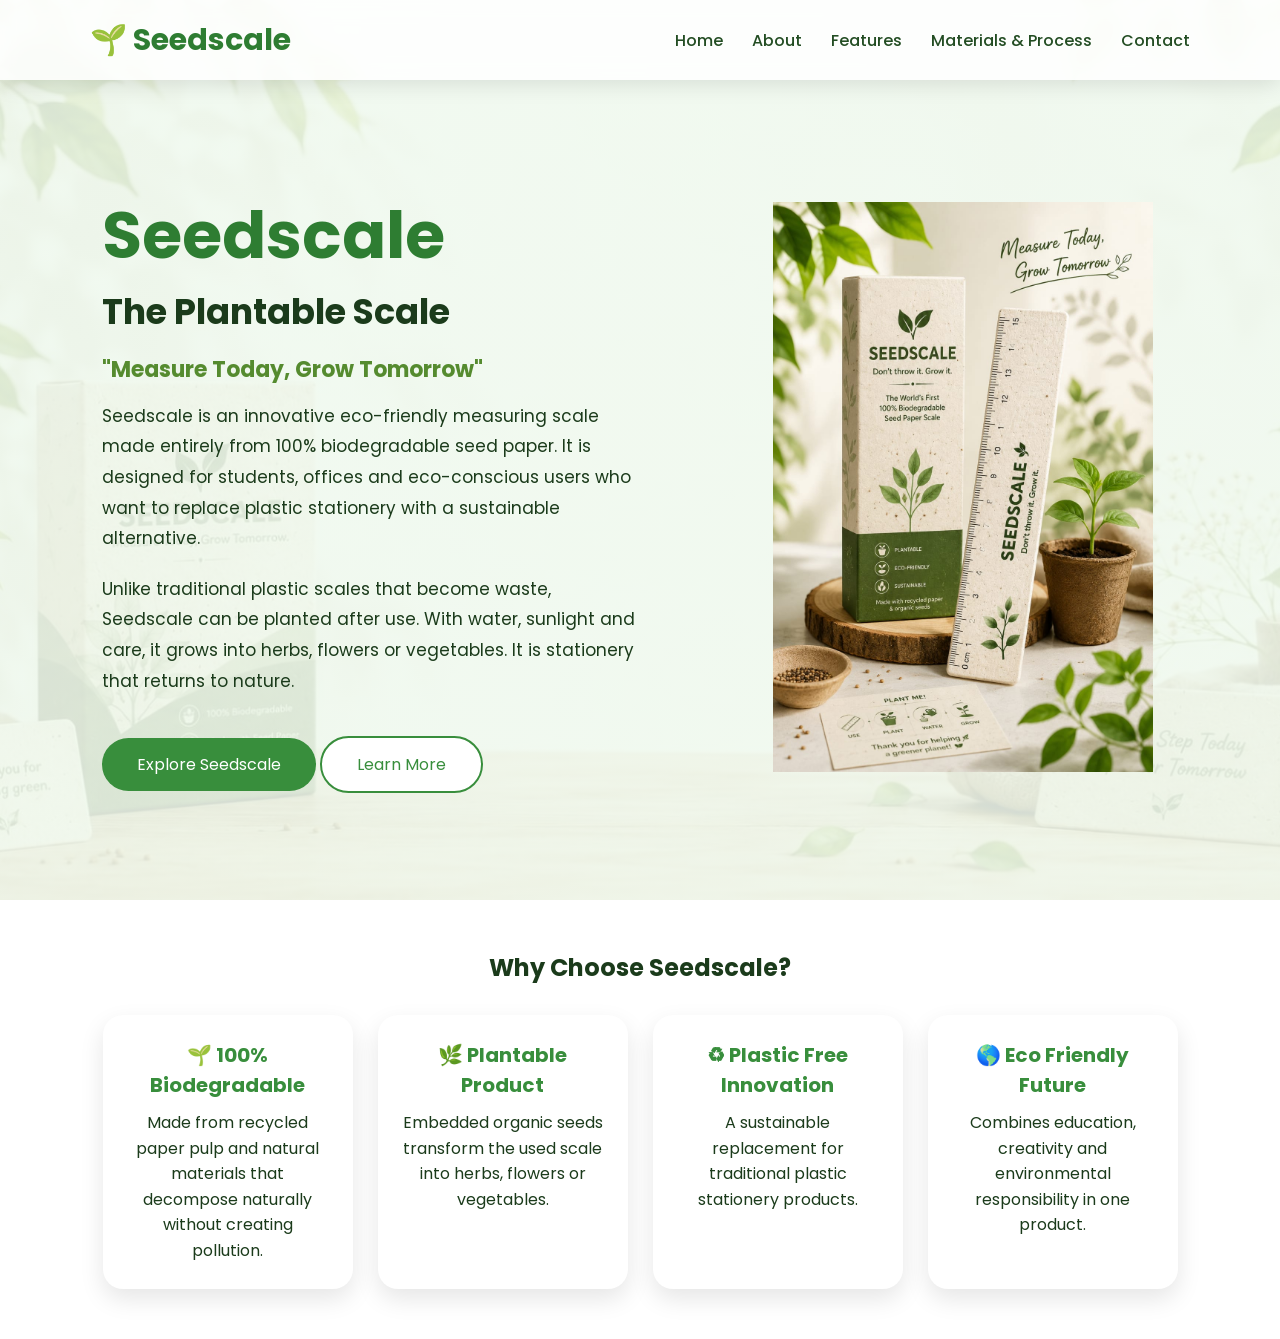
<file: index.html>
<!DOCTYPE html>
<html lang="en">

<head>

<meta charset="UTF-8">
<meta name="viewport" content="width=device-width, initial-scale=1.0">

<!-- Google tag (gtag.js) -->
<script async src="https://www.googletagmanager.com/gtag/js?id=G-BLP2J0X5Y6"></script>
<script>
window.dataLayer = window.dataLayer || [];
function gtag(){dataLayer.push(arguments);}
gtag('js', new Date());

gtag('config', 'G-BLP2J0X5Y6');
</script>

<title>Seedscale | The Plantable Scale</title>

<link rel="stylesheet" href="style.css">

</head>

<body>

<!-- Header -->

<header>

<div class="logo">
🌱 Seedscale
</div>

<nav>

<a href="index.html">Home</a>
<a href="about.html">About</a>
<a href="features.html">Features</a>
<a href="process.html">Materials & Process</a>
<a href="contact.html">Contact</a>

</nav>

</header>

<!-- Hero Section -->

<section class="hero">

<div class="hero-content">

<h1>
Seedscale
</h1>

<h2>
The Plantable Scale
</h2>

<h3>
"Measure Today, Grow Tomorrow"
</h3>

<p>

Seedscale is an innovative eco-friendly measuring scale
made entirely from 100% biodegradable seed paper.

It is designed for students, offices and eco-conscious
users who want to replace plastic stationery with a
sustainable alternative.

</p>

<p>

Unlike traditional plastic scales that become waste,
Seedscale can be planted after use. With water,
sunlight and care, it grows into herbs, flowers
or vegetables.

It is stationery that returns to nature.

</p>

<div class="hero-buttons">

<button>
Explore Seedscale
</button>

<button class="outline-btn">
Learn More
</button>

</div>

</div>

<!-- Product Image -->

<div class="hero-image">

<img src="product.png"
alt="Seedscale Product">

</div>

</section>

<!-- Highlights Section -->

<section class="highlights">

<h1>
Why Choose Seedscale?
</h1>

<div class="cards">

<div class="card">

<h2>
🌱 100% Biodegradable
</h2>

<p>

Made from recycled paper pulp and natural materials
that decompose naturally without creating pollution.

</p>

</div>

<div class="card">

<h2>
🌿 Plantable Product
</h2>

<p>

Embedded organic seeds transform the used scale
into herbs, flowers or vegetables.

</p>

</div>

<div class="card">

<h2>
♻ Plastic Free Innovation
</h2>

<p>

A sustainable replacement for traditional plastic
stationery products.

</p>

</div>

<div class="card">

<h2>
🌎 Eco Friendly Future
</h2>

<p>

Combines education, creativity and environmental
responsibility in one product.

</p>

</div>

</div>

</section>

</body>

</html>
</file>
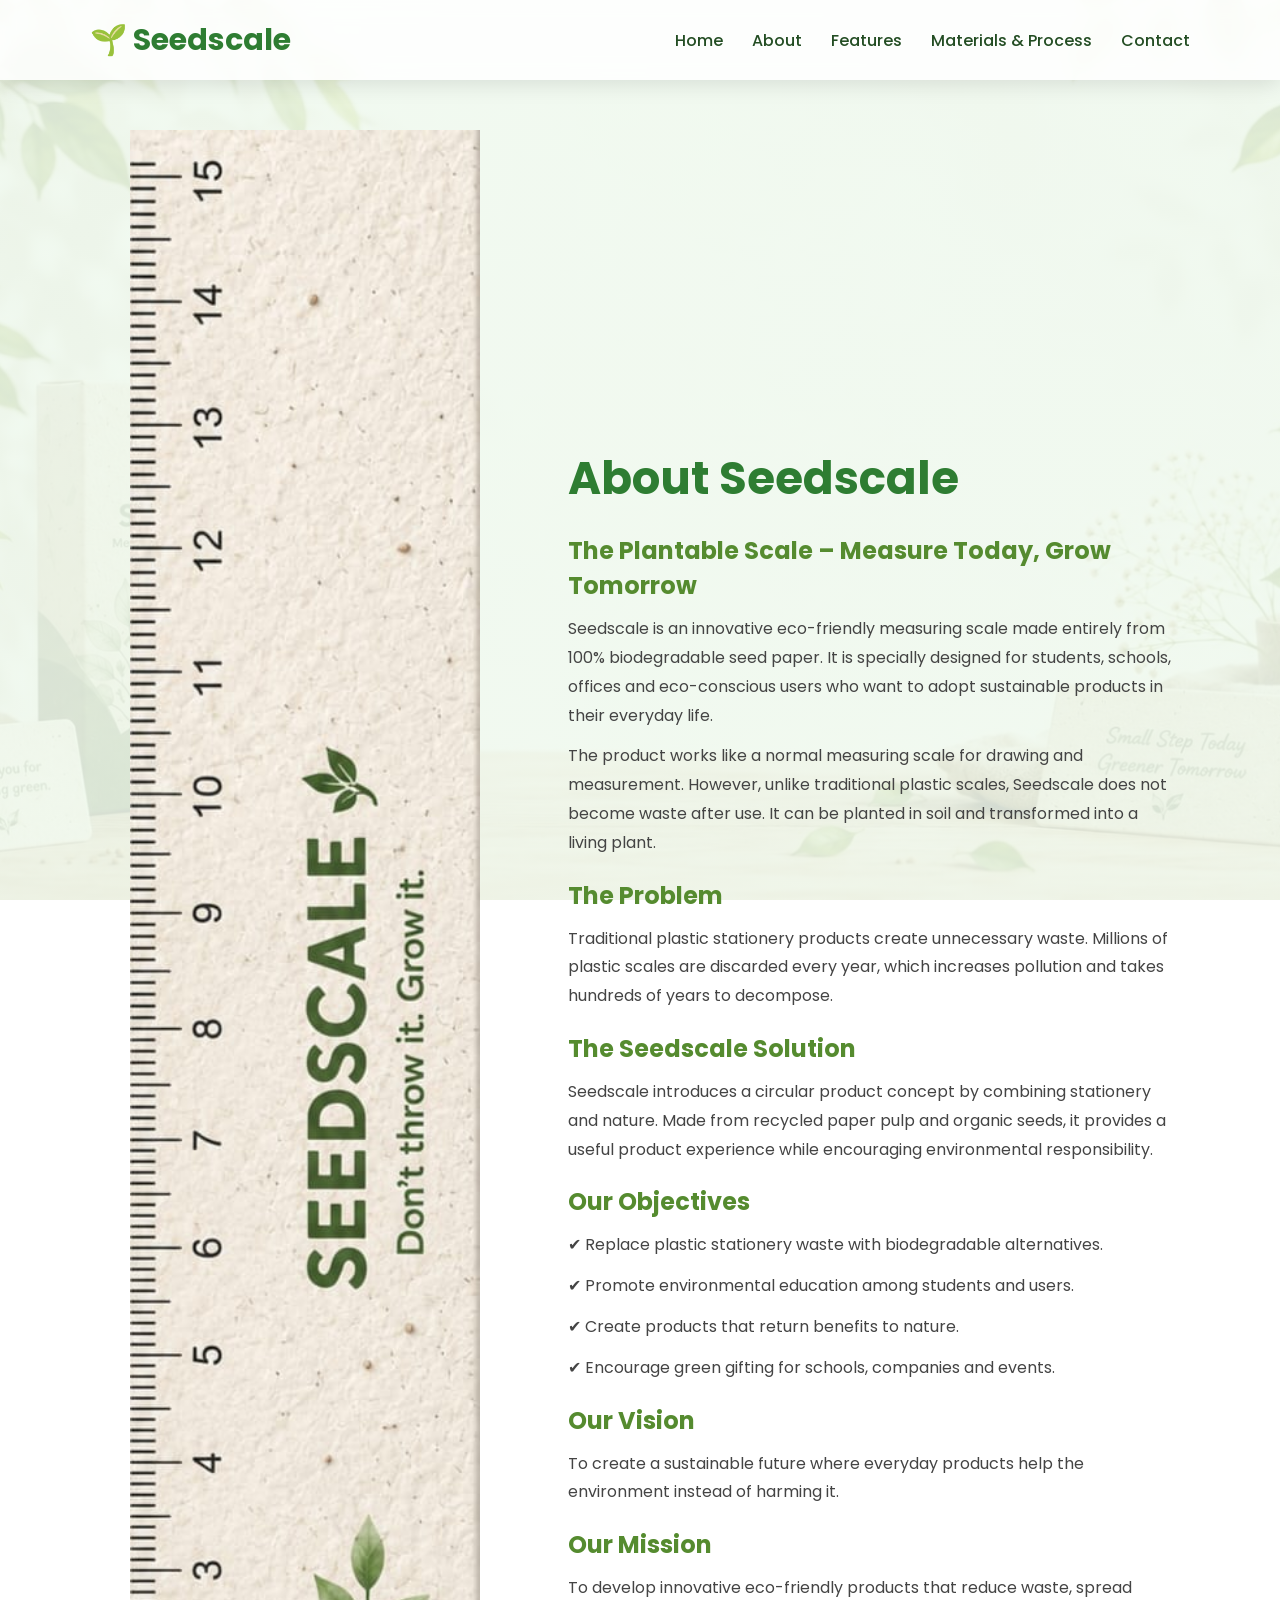
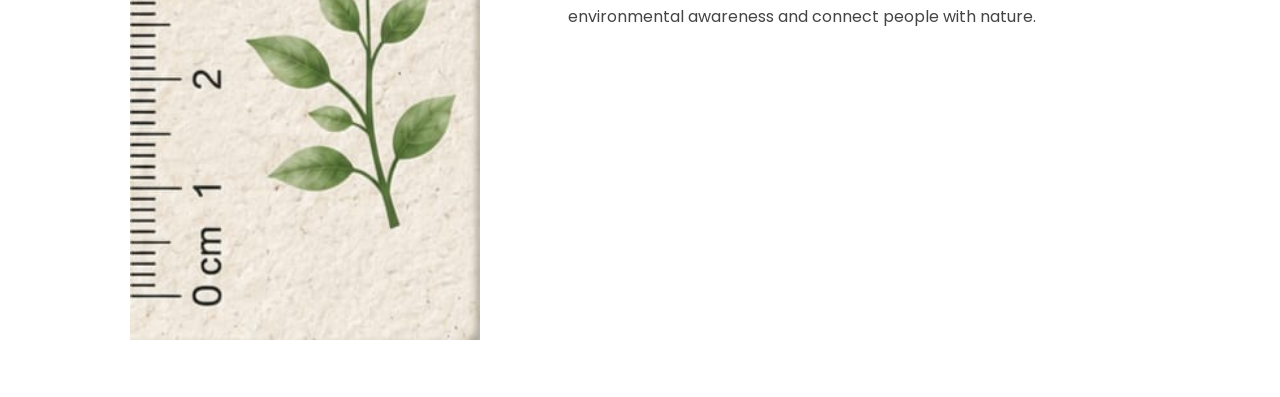
<file: about.html>
<!DOCTYPE html>
<html lang="en">

<head>

<meta charset="UTF-8">
<meta name="viewport" content="width=device-width, initial-scale=1.0">

<!-- Google tag (gtag.js) -->
<script async src="https://www.googletagmanager.com/gtag/js?id=G-BLP2J0X5Y6"></script>
<script>
window.dataLayer = window.dataLayer || [];
function gtag(){dataLayer.push(arguments);}
gtag('js', new Date());

gtag('config', 'G-BLP2J0X5Y6');
</script>

<title>About Seedscale</title>

<link rel="stylesheet" href="style.css">

</head>

<body>

<!-- Header -->

<header>

<div class="logo">
🌱 Seedscale
</div>

<nav>

<a href="index.html">Home</a>
<a href="about.html">About</a>
<a href="features.html">Features</a>
<a href="process.html">Materials & Process</a>
<a href="contact.html">Contact</a>

</nav>

</header>

<!-- About Section -->

<section class="about-page">

<div class="about-image">

<img src="seedscale.png"
alt="Seedscale Plantable Scale">

</div>

<div class="about-content">

<h1>
About Seedscale
</h1>

<h2>
The Plantable Scale – Measure Today, Grow Tomorrow
</h2>

<p>

Seedscale is an innovative eco-friendly measuring scale
made entirely from 100% biodegradable seed paper.
It is specially designed for students, schools, offices
and eco-conscious users who want to adopt sustainable
products in their everyday life.

</p>

<p>

The product works like a normal measuring scale for
drawing and measurement. However, unlike traditional
plastic scales, Seedscale does not become waste after
use. It can be planted in soil and transformed into a
living plant.

</p>

<h2>
The Problem
</h2>

<p>

Traditional plastic stationery products create unnecessary
waste. Millions of plastic scales are discarded every year,
which increases pollution and takes hundreds of years to
decompose.

</p>

<h2>
The Seedscale Solution
</h2>

<p>

Seedscale introduces a circular product concept by
combining stationery and nature. Made from recycled
paper pulp and organic seeds, it provides a useful product
experience while encouraging environmental responsibility.

</p>

<h2>
Our Objectives
</h2>

<div class="objective-list">

<p>
✔ Replace plastic stationery waste with biodegradable
alternatives.
</p>

<p>
✔ Promote environmental education among students and users.
</p>

<p>
✔ Create products that return benefits to nature.
</p>

<p>
✔ Encourage green gifting for schools, companies and events.
</p>

</div>

<h2>
Our Vision
</h2>

<p>

To create a sustainable future where everyday products
help the environment instead of harming it.

</p>

<h2>
Our Mission
</h2>

<p>

To develop innovative eco-friendly products that reduce
waste, spread environmental awareness and connect people
with nature.

</p>

</div>

</section>

</body>

</html>
</file>
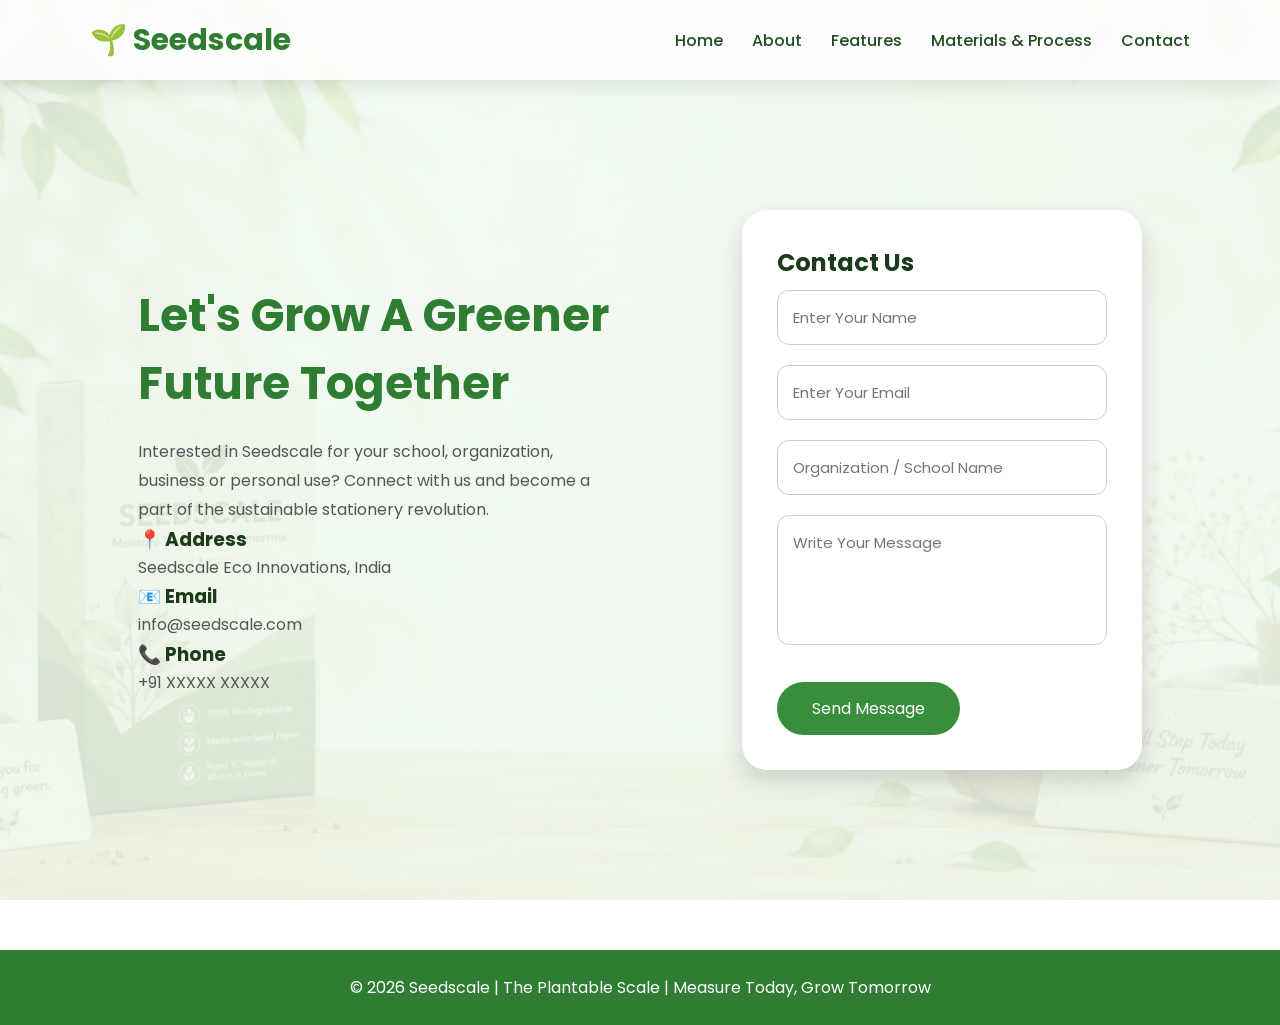
<file: contact.html>
<!DOCTYPE html>
<html lang="en">

<head>

<meta charset="UTF-8">
<meta name="viewport" content="width=device-width, initial-scale=1.0">

<!-- Google tag (gtag.js) -->
<script async src="https://www.googletagmanager.com/gtag/js?id=G-BLP2J0X5Y6"></script>
<script>
window.dataLayer = window.dataLayer || [];
function gtag(){dataLayer.push(arguments);}
gtag('js', new Date());

gtag('config', 'G-BLP2J0X5Y6');
</script>

<title>Contact Seedscale</title>

<link rel="stylesheet" href="style.css">

</head>

<body>

<!-- Header -->

<header>

<div class="logo">
🌱 Seedscale
</div>

<nav>

<a href="index.html">Home</a>
<a href="about.html">About</a>
<a href="features.html">Features</a>
<a href="process.html">Materials & Process</a>
<a href="contact.html">Contact</a>

</nav>

</header>

<!-- Contact Section -->

<section class="contact-page">

<div class="contact-content">

<h1>
Let's Grow A Greener Future Together
</h1>

<p>

Interested in Seedscale for your school,
organization, business or personal use?

Connect with us and become a part of
the sustainable stationery revolution.

</p>

<div class="contact-info">

<h3>
📍 Address
</h3>

<p>
Seedscale Eco Innovations,
India
</p>

<h3>
📧 Email
</h3>

<p>
info@seedscale.com
</p>

<h3>
📞 Phone
</h3>

<p>
+91 XXXXX XXXXX
</p>

</div>

</div>

<!-- Contact Form -->

<div class="contact-form">

<h2>
Contact Us
</h2>

<form>

<input
type="text"
placeholder="Enter Your Name">

<input
type="email"
placeholder="Enter Your Email">

<input
type="text"
placeholder="Organization / School Name">

<textarea
placeholder="Write Your Message">
</textarea>

<button type="submit">
Send Message
</button>

</form>

</div>

</section>

<!-- Footer -->

<footer>

<p>

© 2026 Seedscale | The Plantable Scale |
Measure Today, Grow Tomorrow

</p>

</footer>

</body>

</html>
</file>
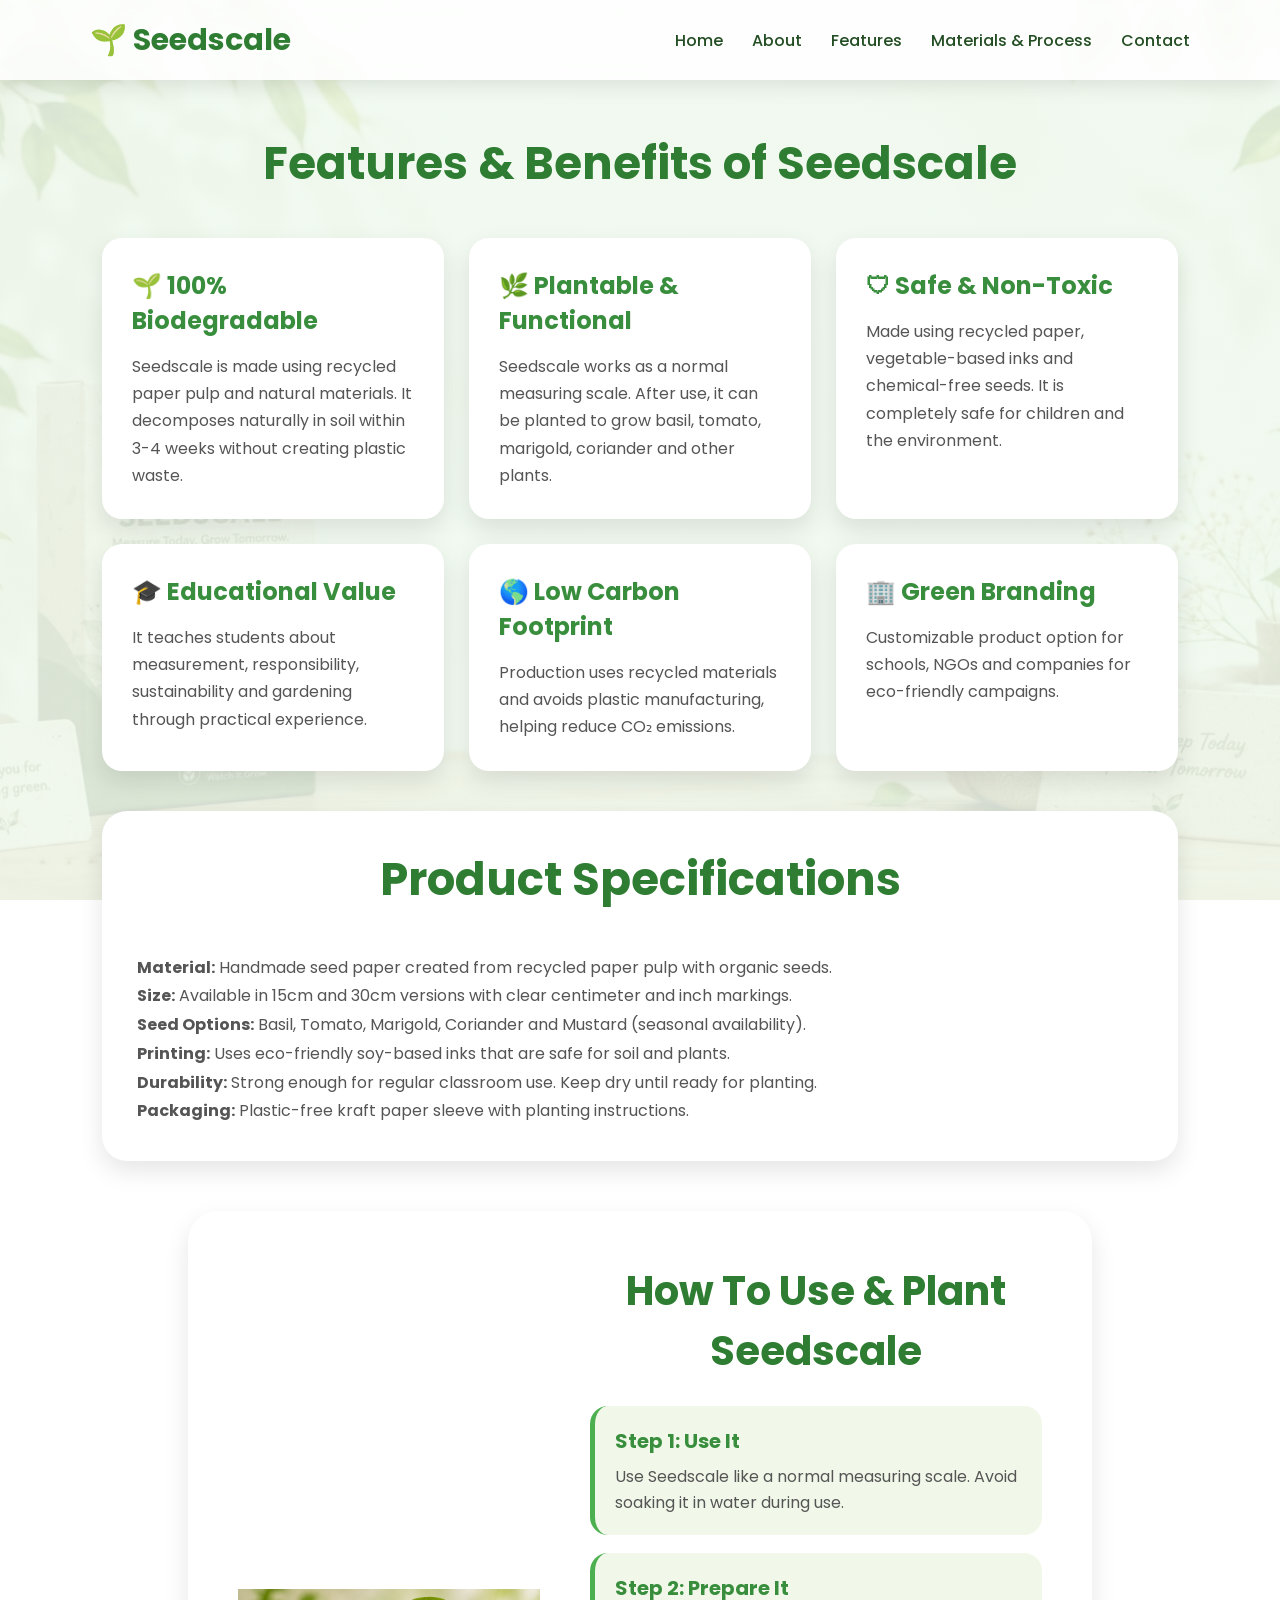
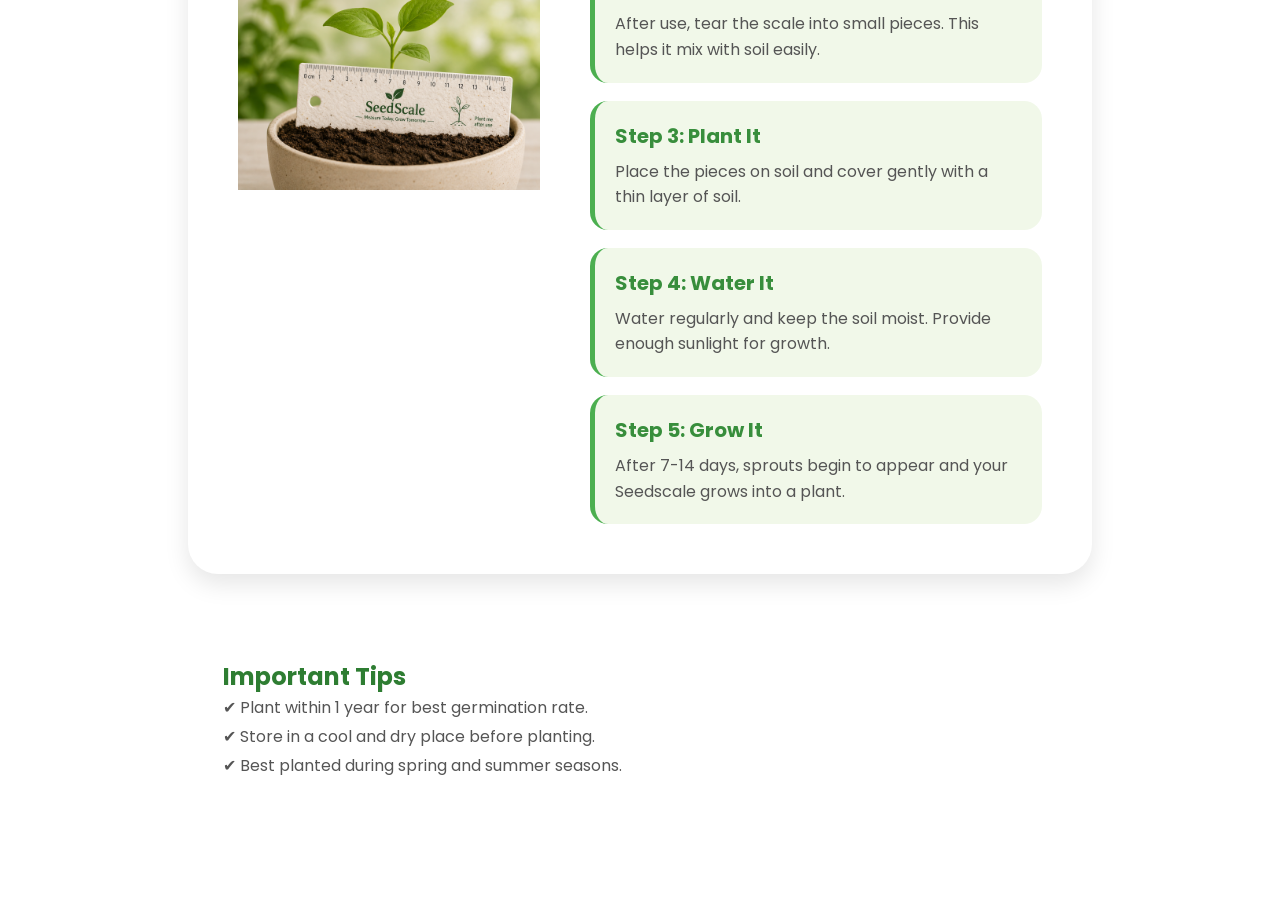
<file: features.html>
<!DOCTYPE html>
<html lang="en">

<head>

<meta charset="UTF-8">
<meta name="viewport" content="width=device-width, initial-scale=1.0">

<!-- Google tag (gtag.js) -->
<script async src="https://www.googletagmanager.com/gtag/js?id=G-BLP2J0X5Y6"></script>
<script>
window.dataLayer = window.dataLayer || [];
function gtag(){dataLayer.push(arguments);}
gtag('js', new Date());

gtag('config', 'G-BLP2J0X5Y6');
</script>

<title>Seedscale Features</title>

<link rel="stylesheet" href="style.css">

</head>

<body>

<!-- Header -->

<header>

<div class="logo">
🌱 Seedscale
</div>

<nav>

<a href="index.html">Home</a>
<a href="about.html">About</a>
<a href="features.html">Features</a>
<a href="process.html">Materials & Process</a>
<a href="contact.html">Contact</a>

</nav>

</header>

<!-- Features Section -->

<section class="features-page">

<h1>
Features & Benefits of Seedscale
</h1>

<div class="feature-grid">

<div class="feature-box">

<h2>
🌱 100% Biodegradable
</h2>

<p>

Seedscale is made using recycled paper pulp and
natural materials. It decomposes naturally in soil
within 3-4 weeks without creating plastic waste.

</p>

</div>

<div class="feature-box">

<h2>
🌿 Plantable & Functional
</h2>

<p>

Seedscale works as a normal measuring scale.
After use, it can be planted to grow basil,
tomato, marigold, coriander and other plants.

</p>

</div>

<div class="feature-box">

<h2>
🛡 Safe & Non-Toxic
</h2>

<p>

Made using recycled paper, vegetable-based inks
and chemical-free seeds. It is completely safe
for children and the environment.

</p>

</div>

<div class="feature-box">

<h2>
🎓 Educational Value
</h2>

<p>

It teaches students about measurement,
responsibility, sustainability and gardening
through practical experience.

</p>

</div>

<div class="feature-box">

<h2>
🌎 Low Carbon Footprint
</h2>

<p>

Production uses recycled materials and avoids
plastic manufacturing, helping reduce CO₂ emissions.

</p>

</div>

<div class="feature-box">

<h2>
🏢 Green Branding
</h2>

<p>

Customizable product option for schools, NGOs
and companies for eco-friendly campaigns.

</p>

</div>

</div>

<!-- Product Specifications -->

<div class="details">

<h1>
Product Specifications
</h1>

<p>
<strong>Material:</strong>
Handmade seed paper created from recycled paper pulp
with organic seeds.
</p>

<p>
<strong>Size:</strong>
Available in 15cm and 30cm versions with clear
centimeter and inch markings.
</p>

<p>
<strong>Seed Options:</strong>
Basil, Tomato, Marigold, Coriander and Mustard
(seasonal availability).
</p>

<p>
<strong>Printing:</strong>
Uses eco-friendly soy-based inks that are safe
for soil and plants.
</p>

<p>
<strong>Durability:</strong>
Strong enough for regular classroom use.
Keep dry until ready for planting.
</p>

<p>
<strong>Packaging:</strong>
Plastic-free kraft paper sleeve with planting
instructions.
</p>

</div>

<!-- Planting Process -->

<div class="planting">

<div class="plant-left">

<img src="plant.png"
alt="Seedscale Plant Growth">

</div>

<div class="plant-right">

<h1>
How To Use & Plant Seedscale
</h1>

<div class="steps">

<div>

<h2>
Step 1: Use It
</h2>

<p>

Use Seedscale like a normal measuring scale.
Avoid soaking it in water during use.

</p>

</div>

<div>

<h2>
Step 2: Prepare It
</h2>

<p>

After use, tear the scale into small pieces.
This helps it mix with soil easily.

</p>

</div>

<div>

<h2>
Step 3: Plant It
</h2>

<p>

Place the pieces on soil and cover gently
with a thin layer of soil.

</p>

</div>

<div>

<h2>
Step 4: Water It
</h2>

<p>

Water regularly and keep the soil moist.
Provide enough sunlight for growth.

</p>

</div>

<div>

<h2>
Step 5: Grow It
</h2>

<p>

After 7-14 days, sprouts begin to appear
and your Seedscale grows into a plant.

</p>

</div>

</div>

</div>

</div>

<div class="tips">

<h2>
Important Tips
</h2>

<p>
✔ Plant within 1 year for best germination rate.
</p>

<p>
✔ Store in a cool and dry place before planting.
</p>

<p>
✔ Best planted during spring and summer seasons.
</p>

</div>

</section>

</body>

</html>
</file>
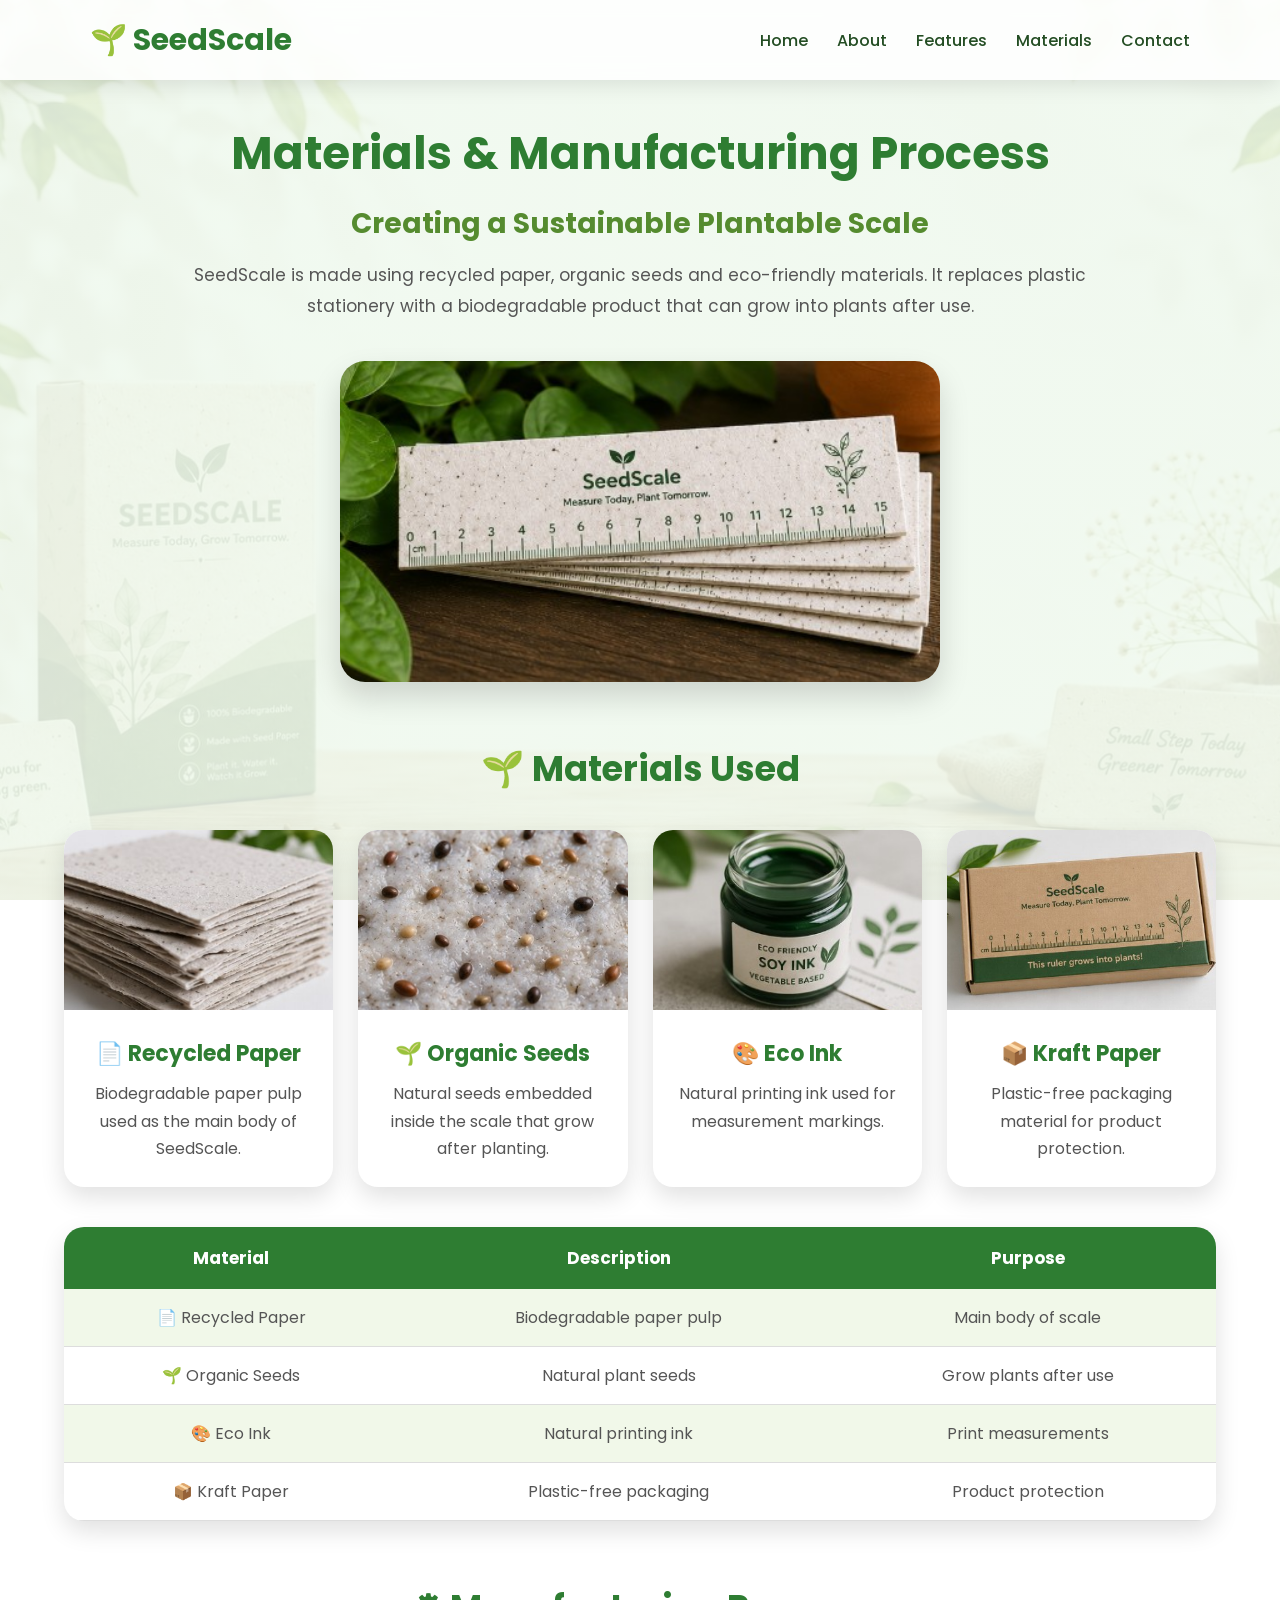
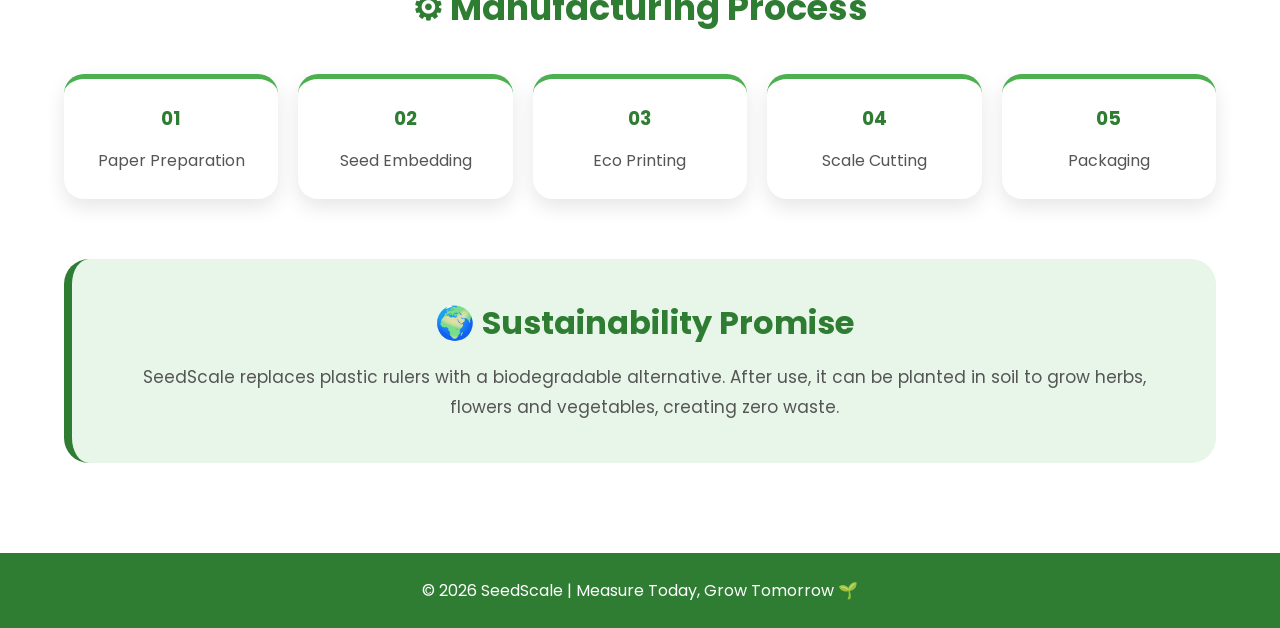
<file: process.html>
<!DOCTYPE html>
<html lang="en">

<head>

<meta charset="UTF-8">
<meta name="viewport" content="width=device-width, initial-scale=1.0">

<!-- Google tag (gtag.js) -->
<script async src="https://www.googletagmanager.com/gtag/js?id=G-BLP2J0X5Y6"></script>
<script>
window.dataLayer = window.dataLayer || [];
function gtag(){dataLayer.push(arguments);}
gtag('js', new Date());

gtag('config', 'G-BLP2J0X5Y6');
</script>

<title>Materials & Process | SeedScale</title>

<link rel="stylesheet" href="style.css">

</head>

<body>

<!-- HEADER -->

<header>

<div class="logo">
🌱 SeedScale
</div>

<nav>

<a href="index.html">Home</a>

<a href="about.html">About</a>

<a href="features.html">Features</a>

<a href="process.html">Materials</a>

<a href="contact.html">Contact</a>

</nav>

</header>

<!-- PROCESS PAGE -->

<section class="process-page">

<div class="process-heading">

<h1>
Materials & Manufacturing Process
</h1>

<h2>
Creating a Sustainable Plantable Scale
</h2>

<p>

SeedScale is made using recycled paper, organic seeds and
eco-friendly materials. It replaces plastic stationery with
a biodegradable product that can grow into plants after use.

</p>

</div>

<!-- PROCESS IMAGE -->

<div class="process-image">

<img src="process.png"
alt="SeedScale Manufacturing Process">

</div>

<!-- MATERIAL SECTION -->

<h2 class="section-title">

🌱 Materials Used

</h2>

<div class="material-cards">

<div class="material-card">

<img src="paper.jpg" alt="Recycled Paper">

<h3>
📄 Recycled Paper
</h3>

<p>
Biodegradable paper pulp used as the main body of SeedScale.
</p>

</div>

<div class="material-card">

<img src="seed.jpg" alt="Organic Seeds">

<h3>
🌱 Organic Seeds
</h3>

<p>
Natural seeds embedded inside the scale that grow after planting.
</p>

</div>

<div class="material-card">

<img src="ink.jpg" alt="Eco Ink">

<h3>
🎨 Eco Ink
</h3>

<p>
Natural printing ink used for measurement markings.
</p>

</div>

<div class="material-card">

<img src="package.jpg" alt="Kraft Paper">

<h3>
📦 Kraft Paper
</h3>

<p>
Plastic-free packaging material for product protection.
</p>

</div>

</div>

<!-- MATERIAL TABLE -->

<table class="material-table">

<tr>

<th>
Material
</th>

<th>
Description
</th>

<th>
Purpose
</th>

</tr>

<tr>

<td>
📄 Recycled Paper
</td>

<td>
Biodegradable paper pulp
</td>

<td>
Main body of scale
</td>

</tr>

<tr>

<td>
🌱 Organic Seeds
</td>

<td>
Natural plant seeds
</td>

<td>
Grow plants after use
</td>

</tr>

<tr>

<td>
🎨 Eco Ink
</td>

<td>
Natural printing ink
</td>

<td>
Print measurements
</td>

</tr>

<tr>

<td>
📦 Kraft Paper
</td>

<td>
Plastic-free packaging
</td>

<td>
Product protection
</td>

</tr>

</table>

<!-- MANUFACTURING PROCESS -->

<h2 class="section-title">

⚙ Manufacturing Process

</h2>

<div class="manufacture-steps">

<div class="step-box">

<h3>
01
</h3>

<p>
Paper Preparation
</p>

</div>

<div class="step-box">

<h3>
02
</h3>

<p>
Seed Embedding
</p>

</div>

<div class="step-box">

<h3>
03
</h3>

<p>
Eco Printing
</p>

</div>

<div class="step-box">

<h3>
04
</h3>

<p>
Scale Cutting
</p>

</div>

<div class="step-box">

<h3>
05
</h3>

<p>
Packaging
</p>

</div>

</div>

<!-- PROMISE -->

<div class="promise">

<h2>
🌍 Sustainability Promise
</h2>

<p>

SeedScale replaces plastic rulers with a biodegradable
alternative. After use, it can be planted in soil to grow
herbs, flowers and vegetables, creating zero waste.

</p>

</div>

</section>

<!-- FOOTER -->

<footer>

<p>
© 2026 SeedScale | Measure Today, Grow Tomorrow 🌱
</p>

</footer>

</body>

</html>
</file>
<file: style.css>
/* ==========================================
        SEEDSCALE PROFESSIONAL WEBSITE
              MAIN STYLE SHEET
==========================================*/


@import url('https://fonts.googleapis.com/css2?family=Poppins:wght@300;400;500;600;700;800&display=swap');


*{
    margin:0;
    padding:0;
    box-sizing:border-box;
    font-family:'Poppins',sans-serif;
}


body{

    background:
    linear-gradient(
    rgba(240,250,240,0.88),
    rgba(240,250,240,0.88)
    ),
    url("bg.jpg");

    background-size:cover;
    background-position:center;
    background-attachment:fixed;

    color:#1b3b1b;

    overflow-x:hidden;

}



/* ==========================================
                 HEADER
==========================================*/


header{

    height:80px;

    display:flex;

    justify-content:space-between;

    align-items:center;

    padding:0 7%;

    background:rgba(255,255,255,0.85);

    backdrop-filter:blur(10px);

    box-shadow:
    0 5px 20px rgba(0,0,0,0.1);

}



.logo{

    font-size:30px;

    font-weight:700;

    color:#2e7d32;

}



nav a{

    text-decoration:none;

    margin-left:25px;

    color:#234d23;

    font-weight:500;

    transition:.3s;

}



nav a:hover{

    color:#4caf50;

}



/* ==========================================
                  HOME PAGE
==========================================*/


.hero{

    min-height:calc(100vh - 80px);

    display:flex;

    align-items:center;

    justify-content:space-between;

    padding:0 8%;

}



.hero-content{

    width:50%;

    animation:slideLeft 1s ease;

}



.hero-content h1{

    font-size:65px;

    color:#2e7d32;

}



.hero-content h2{

    font-size:35px;

}



.hero-content h3{

    font-size:22px;

    color:#558b2f;

    margin:15px 0;

}



.hero-content p{

    font-size:17px;

    line-height:1.8;

    margin-bottom:20px;

}



.hero-image{

    width:40%;

    text-align:center;

}



.hero-image img{

    width:380px;

    max-width:100%;

    animation:float 3s infinite ease-in-out;

}




button{

    padding:14px 35px;

    border:none;

    border-radius:30px;

    background:#388e3c;

    color:white;

    font-size:16px;

    cursor:pointer;

    margin-top:20px;

    transition:.3s;

}



button:hover{

    transform:translateY(-3px);

}



.outline-btn{

    background:white;

    color:#388e3c;

    border:2px solid #388e3c;

}



/* ==========================================
              HOME CARDS
==========================================*/


.highlights{

    padding:50px 8%;

    text-align:center;

}



.cards{

    display:flex;

    justify-content:center;

    gap:25px;

    margin-top:30px;

}



.card{

    width:250px;

    background:white;

    padding:25px;

    border-radius:20px;

    box-shadow:
    0 10px 25px rgba(0,0,0,.1);

    transition:.3s;

}



.card:hover{

    transform:translateY(-8px);

}



.card h2{

    color:#388e3c;

    font-size:20px;

}



.card p{

    margin-top:10px;

    line-height:1.6;

}
/* ==========================================
                 ABOUT PAGE
==========================================*/


.about-page{

    min-height:calc(100vh - 80px);

    display:flex;

    align-items:center;

    gap:60px;

    padding:50px 8%;

}



.about-image{

    width:40%;

    text-align:center;

}



.about-image img{

    width:350px;

    max-width:100%;

    object-fit:contain;

    animation:float 3s infinite ease-in-out;

}



.about-content{

    width:60%;

}



.about-content h1{

    font-size:45px;

    color:#2e7d32;

    margin-bottom:15px;

}



.about-content h2{

    color:#558b2f;

    margin-top:20px;

}



.about-content p{

    margin-top:12px;

    line-height:1.8;

    color:#444;

}




/* ==========================================
                 FEATURES PAGE
==========================================*/


.features-page{

    padding:50px 8%;

}



.features-page h1{

    text-align:center;

    font-size:45px;

    color:#2e7d32;

    margin-bottom:40px;

}



.feature-grid{

    display:grid;

    grid-template-columns:repeat(3,1fr);

    gap:25px;

}



.feature-box{

    background:white;

    padding:30px;

    border-radius:20px;

    box-shadow:
    0 10px 25px rgba(0,0,0,.1);

    transition:.3s;

}



.feature-box:hover{

    transform:translateY(-8px);

}



.feature-box h2{

    color:#388e3c;

    margin-bottom:15px;

}



.feature-box p{

    color:#555;

    line-height:1.7;

}




/* ==========================================
              PRODUCT DETAILS
==========================================*/


.details{

    background:white;

    padding:35px;

    margin-top:40px;

    border-radius:25px;

    box-shadow:
    0 10px 25px rgba(0,0,0,.1);

}



.details h2{

    color:#2e7d32;

    margin-bottom:15px;

}



.details p{

    line-height:1.8;

    color:#555;

}




/* ==========================================
              PLANTING SECTION
==========================================*/


.planting{

    display:flex;

    align-items:center;

    gap:50px;

    background:white;

    margin:50px 8%;

    padding:50px;

    border-radius:30px;

    box-shadow:
    0 10px 25px rgba(0,0,0,.1);

}



.plant-left{

    width:40%;

    text-align:center;

}



.plant-left img{

    width:350px;

    max-width:100%;

    object-fit:contain;

    animation:plantFloat 3s infinite ease-in-out;

}



.plant-right{

    width:60%;

}



.plant-right h1{

    font-size:40px;

    color:#2e7d32;

    margin-bottom:25px;

}



.steps{

    display:flex;

    flex-direction:column;

    gap:18px;

}



.steps div{

    background:#f1f8e9;

    padding:20px;

    border-radius:18px;

    border-left:5px solid #4caf50;

}



.steps h2{

    color:#388e3c;

    font-size:20px;

}



.steps p{

    margin-top:8px;

    color:#555;

    line-height:1.6;

}



/* ==========================================
                TIPS SECTION
==========================================*/


.tips{

    background:white;

    padding:35px;

    margin:40px 8%;

    border-radius:20px;

}



.tips h2{

    color:#2e7d32;

}



.tips p{

    color:#555;

    line-height:1.8;

}



/* ==========================================
              PLANT ANIMATION
==========================================*/


@keyframes plantFloat{

    0%,100%{

        transform:translateY(0);

    }


    50%{

        transform:translateY(-15px);

    }

}
/* ==========================================
          MATERIALS & PROCESS PAGE
==========================================*/


.process-page{

    width:90%;

    max-width:1300px;

    margin:40px auto;

    padding-bottom:40px;

}




/* ==========================================
              PROCESS HEADING
==========================================*/


.process-heading{

    text-align:center;

    margin-bottom:40px;

}



.process-heading h1{

    font-size:45px;

    color:#2e7d32;

    margin-bottom:15px;

}



.process-heading h2{

    color:#558b2f;

    font-size:28px;

}



.process-heading p{

    width:80%;

    margin:15px auto;

    color:#555;

    font-size:17px;

    line-height:1.8;

}




/* ==========================================
              PROCESS IMAGE
==========================================*/


.process-image{

    display:flex;

    justify-content:center;

    margin:40px 0;

}



.process-image img{

    width:600px;

    max-width:100%;

    border-radius:25px;

    box-shadow:

    0 15px 30px rgba(0,0,0,.15);

    transition:.4s;

}



.process-image img:hover{

    transform:scale(1.03);

}




/* ==========================================
              SECTION TITLE
==========================================*/


.section-title{

    text-align:center;

    font-size:35px;

    color:#2e7d32;

    margin:60px 0 35px;

}




/* ==========================================
              MATERIAL CARDS
==========================================*/


.material-cards{

    display:grid;

    grid-template-columns:repeat(4,1fr);

    gap:25px;

}



.material-card{

    background:white;

    border-radius:20px;

    overflow:hidden;

    text-align:center;

    box-shadow:

    0 10px 25px rgba(0,0,0,.12);

    transition:.3s;

}



.material-card:hover{

    transform:translateY(-10px);

}



.material-card img{

    width:100%;

    height:180px;

    object-fit:cover;

}



.material-card h3{

    color:#2e7d32;

    font-size:22px;

    margin:20px 0 10px;

}



.material-card p{

    padding:0 20px 25px;

    color:#555;

    line-height:1.7;

}




/* ==========================================
              MATERIAL TABLE
==========================================*/


.material-table{

    width:100%;

    margin-top:40px;

    border-collapse:collapse;

    background:white;

    border-radius:20px;

    overflow:hidden;

    box-shadow:

    0 10px 25px rgba(0,0,0,.12);

}



.material-table th{

    background:#2e7d32;

    color:white;

    padding:18px;

    font-size:17px;

}



.material-table td{

    padding:16px;

    text-align:center;

    border-bottom:1px solid #ddd;

    color:#555;

}



.material-table tr:nth-child(even){

    background:#f1f8e9;

}



.material-table tr:hover{

    background:#e8f5e9;

}




/* ==========================================
          MANUFACTURING PROCESS
==========================================*/


.manufacture-steps{

    display:grid;

    grid-template-columns:repeat(5,1fr);

    gap:20px;

    margin-top:40px;

}



.step-box{

    background:white;

    padding:25px;

    text-align:center;

    border-radius:20px;

    box-shadow:

    0 8px 20px rgba(0,0,0,.1);

    transition:.3s;

    border-top:5px solid #4caf50;

}



.step-box:hover{

    transform:translateY(-8px);

}



.step-box h3{

    color:#2e7d32;

    margin-bottom:15px;

}



.step-box p{

    color:#555;

    line-height:1.6;

}





/* ==========================================
              PROCESS FLOW
==========================================*/


.flow-container{

    display:flex;

    justify-content:center;

    align-items:center;

    flex-wrap:wrap;

    gap:15px;

    margin:40px 0;

}



.flow-step{

    background:#e8f5e9;

    color:#2e7d32;

    padding:18px 25px;

    border-radius:18px;

    font-weight:600;

    box-shadow:

    0 8px 18px rgba(0,0,0,.08);

}



.flow-arrow{

    font-size:35px;

    color:#4caf50;

}




/* ==========================================
           SUSTAINABILITY PROMISE
==========================================*/


.promise{

    margin-top:60px;

    background:#e8f5e9;

    padding:40px;

    border-radius:25px;

    text-align:center;

    border-left:8px solid #2e7d32;

}



.promise h2{

    color:#2e7d32;

    font-size:32px;

    margin-bottom:15px;

}



.promise p{

    color:#555;

    line-height:1.8;

    font-size:17px;

}
/* ==========================================
                 CONTACT PAGE
==========================================*/


.contact-page{

    min-height:calc(100vh - 80px);

    display:flex;

    justify-content:space-around;

    align-items:center;

    padding:50px 8%;

    gap:50px;

}



.contact-content{

    width:45%;

}



.contact-content h1{

    font-size:45px;

    color:#2e7d32;

    margin-bottom:20px;

}



.contact-content p{

    color:#555;

    line-height:1.8;

}



.contact-form{

    width:400px;

    background:white;

    padding:35px;

    border-radius:25px;

    box-shadow:

    0 10px 25px rgba(0,0,0,.15);

}



input,

textarea{

    width:100%;

    padding:15px;

    margin:10px 0;

    border:1px solid #ccc;

    border-radius:12px;

    outline:none;

    font-size:15px;

}



input:focus,

textarea:focus{

    border-color:#4caf50;

}



textarea{

    height:130px;

    resize:none;

}



/* ==========================================
                  FOOTER
==========================================*/


footer{

    background:#2e7d32;

    color:white;

    text-align:center;

    padding:25px;

    margin-top:50px;

    font-size:16px;

}




/* ==========================================
                 ANIMATIONS
==========================================*/


@keyframes float{


    0%,100%{

        transform:translateY(0);

    }


    50%{

        transform:translateY(-20px);

    }

}



@keyframes slideLeft{


    from{

        opacity:0;

        transform:translateX(-50px);

    }


    to{

        opacity:1;

        transform:translateX(0);

    }

}




/* ==========================================
              RESPONSIVE DESIGN
==========================================*/


@media(max-width:1100px){


    .material-cards{

        grid-template-columns:repeat(2,1fr);

    }


    .manufacture-steps{

        grid-template-columns:repeat(2,1fr);

    }


}




@media(max-width:900px){



header{

    flex-direction:column;

    height:auto;

    padding:20px;

}



nav{

    margin-top:15px;

}



.hero,

.about-page,

.contact-page,

.planting{

    flex-direction:column;

    text-align:center;

}



.hero-content,

.about-content,

.contact-content,

.plant-left,

.plant-right{

    width:100%;

}



.hero-content h1{

    font-size:45px;

}



.feature-grid{

    grid-template-columns:1fr;

}



.cards{

    flex-direction:column;

    align-items:center;

}



.contact-form{

    width:100%;

}



.use-container{

    flex-direction:column;

}



}





@media(max-width:700px){



.process-heading h1,

.features-page h1{

    font-size:35px;

}



.process-heading p{

    width:100%;

}



.material-cards,

.manufacture-steps{

    grid-template-columns:1fr;

}



.flow-container{

    flex-direction:column;

}



.flow-arrow{

    transform:rotate(90deg);

}



.process-image img{

    width:100%;

}



.material-table{

    display:block;

    overflow-x:auto;

}



.planting{

    padding:30px;

}



.hero-image img{

    width:280px;

}



}




/* ==========================================
              HOW TO USE SECTION
==========================================*/


.use-container{

    display:flex;

    align-items:center;

    justify-content:space-between;

    gap:50px;

    padding:50px 8%;

}



.use-image{

    width:45%;

    text-align:center;

}



.use-image img{

    width:420px;

    max-width:100%;

    border-radius:25px;

    box-shadow:

    0 10px 25px rgba(0,0,0,.15);

}



.use-content{

    width:55%;

}



.use-box{

    background:white;

    padding:20px;

    margin-bottom:20px;

    border-radius:18px;

    border-left:6px solid #4caf50;

    box-shadow:

    0 8px 20px rgba(0,0,0,.1);

}



.use-box h3{

    color:#2e7d32;

    margin-bottom:10px;

}



.use-box p{

    color:#555;

    line-height:1.7;

}
</file>
